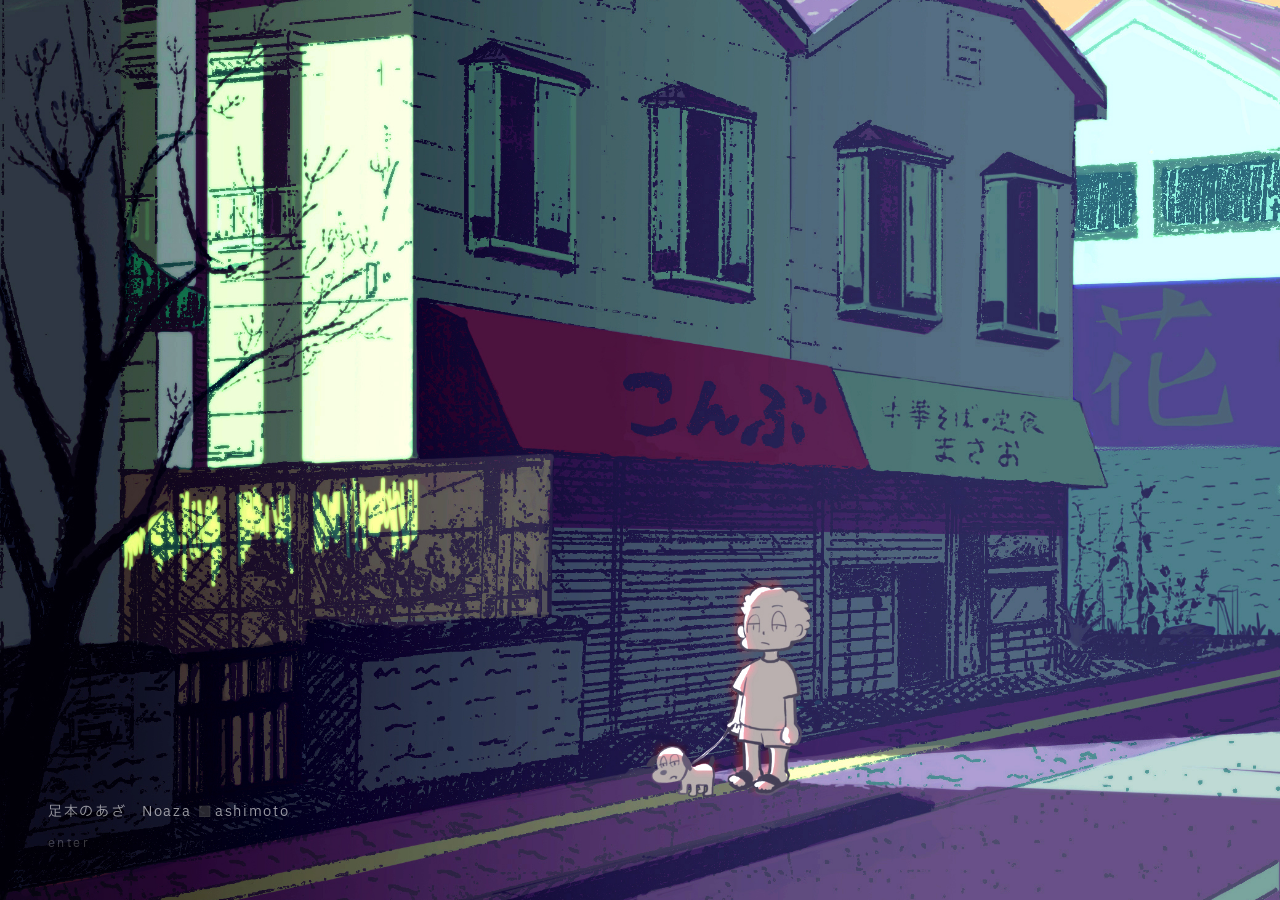
<file: index.html>
<!DOCTYPE html>
<html lang="ja">
<head>
  <meta charset="UTF-8">
  <title>Portfolio</title>
  <link rel="stylesheet" href="css/base.css">
<link rel="stylesheet" href="css/top.css">
  <meta name="viewport" content="width=device-width, initial-scale=1.0">
</head>
<body>

  <a href="index2.html" class="enter">
    <span class="text">足本のあざ　Noaza ◼️ashimoto</span>
    <span class="btn">enter</span>
  </a>

</body>
</html>
</file>
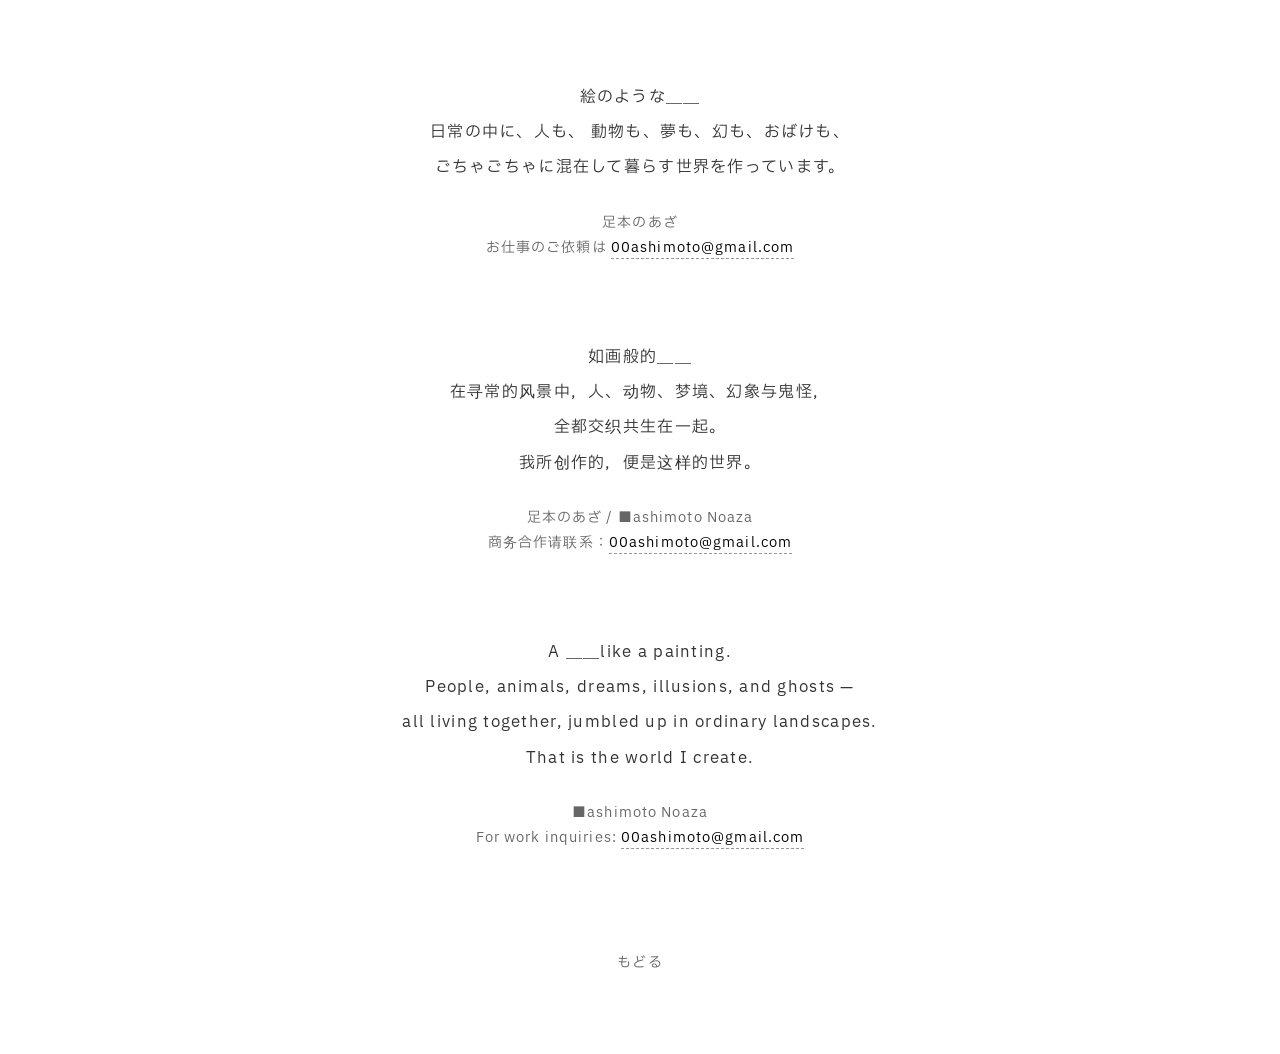
<file: about.html>
<!DOCTYPE html>
<html lang="ja">
<head>
  <meta charset="utf-8">
  <title>about</title>
  <link rel="stylesheet" href="css/base.css">
  <link rel="stylesheet" href="css/about.css">
  <meta name="viewport" content="width=device-width, initial-scale=1.0">
  
</head>
<body>

<div class="container">


  <div class="about-block">
    <p>
      絵のような＿＿<br>
      日常の中に、人も、 動物も、夢も、幻も、おばけも、<br>
      ごちゃごちゃに混在して暮らす世界を作っています。
    </p>
    <p class="contact">
      足本のあざ<br>
      お仕事のご依頼は <a href="mailto:00ashimoto@gmail.com">00ashimoto@gmail.com</a>
    </p>
  </div>


  <div class="about-block">
    <p>
      如画般的＿＿<br>
      在寻常的风景中，人、动物、梦境、幻象与鬼怪，<br>
      全都交织共生在一起。<br>
      我所创作的，便是这样的世界。
    </p>
    <p class="contact">
      足本のあざ / ■ashimoto Noaza<br>
      商务合作请联系：<a href="mailto:00ashimoto@gmail.com">00ashimoto@gmail.com</a>
    </p>
  </div>


  <div class="about-block">
    <p>
      A ＿＿like a painting.<br>
      People, animals, dreams, illusions, and ghosts —<br>
      all living together, jumbled up in ordinary landscapes.<br>
      That is the world I create.
    </p>
    <p class="contact">
      ■ashimoto Noaza<br>
      For work inquiries: <a href="mailto:00ashimoto@gmail.com">00ashimoto@gmail.com</a>
    </p>
  </div>

  <div class="nav">
    <a href="index2.html">もどる</a>
  </div>

</div>

</body>
</html>
</file>
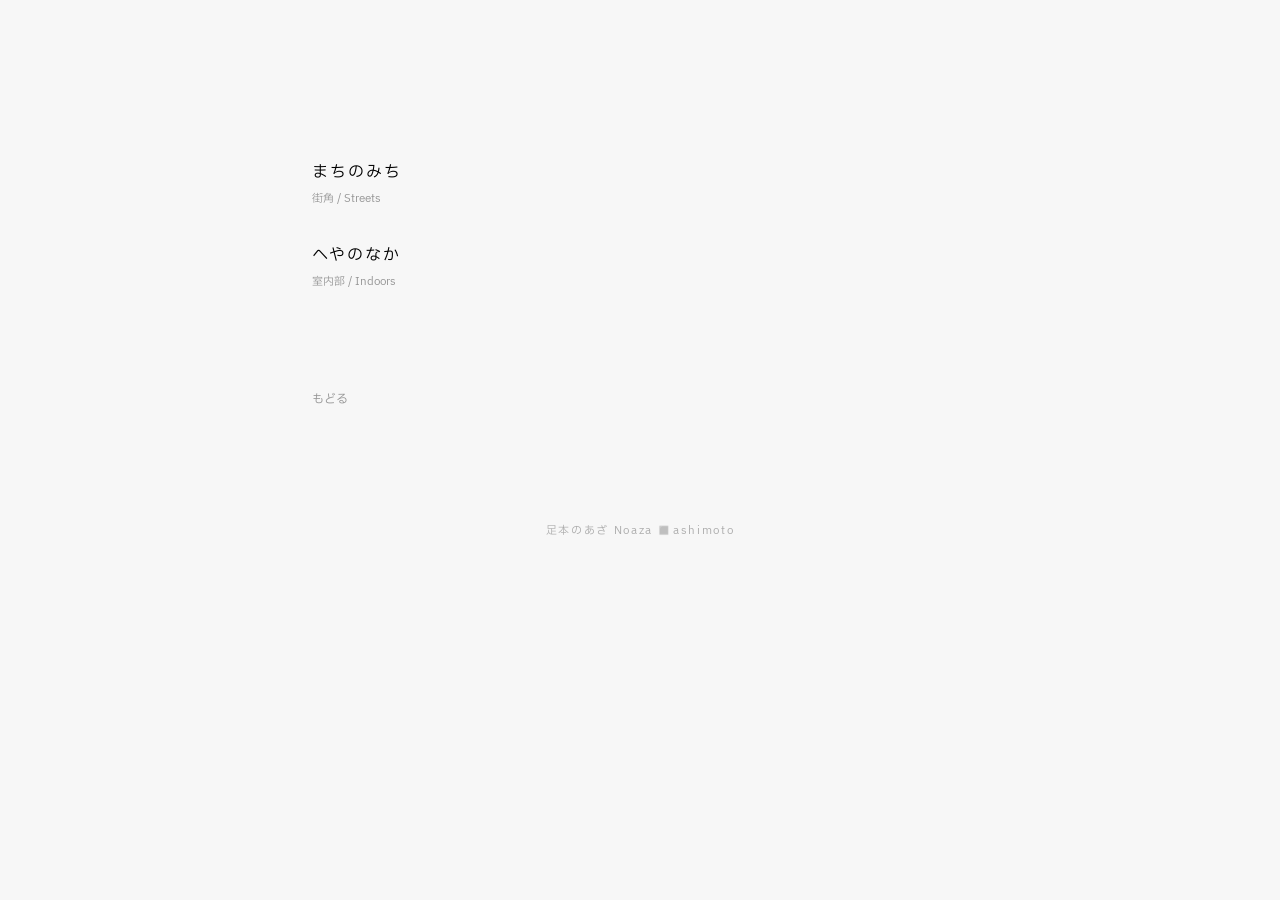
<file: illust.html>
<!DOCTYPE html>
<html lang="ja">
<head>
  <meta charset="UTF-8">
  <title>series</title>
  <meta name="viewport" content="width=device-width, initial-scale=1.0">
  <link rel="stylesheet" href="css/base.css">
<link rel="stylesheet" href="css/series.css">
</head>
<body>

  <main class="container">

    <!-- intentional blank space -->
    <div class="blank"></div>

    <section class="series-list">

      <a href="illust/machinomichi/works.html" class="series">
           <span class="jp">まちのみち</span>
           <span class="other">街角 / Streets</span>
         </a>

      <a href="illust/in_a_room_/works.html" class="series">
     <span class="jp">へやのなか</span>
     <span class="other">室内部 / Indoors</span>
   </a>




      <!-- 必要な分だけ追加 -->

    </section>

    <nav class="nav">
      <a href="index2.html">もどる</a>
    </nav>

  </main>

  <footer class="footer">
    足本のあざ Noaza ◼️ashimoto
  </footer>

</body>
</html>
</file>
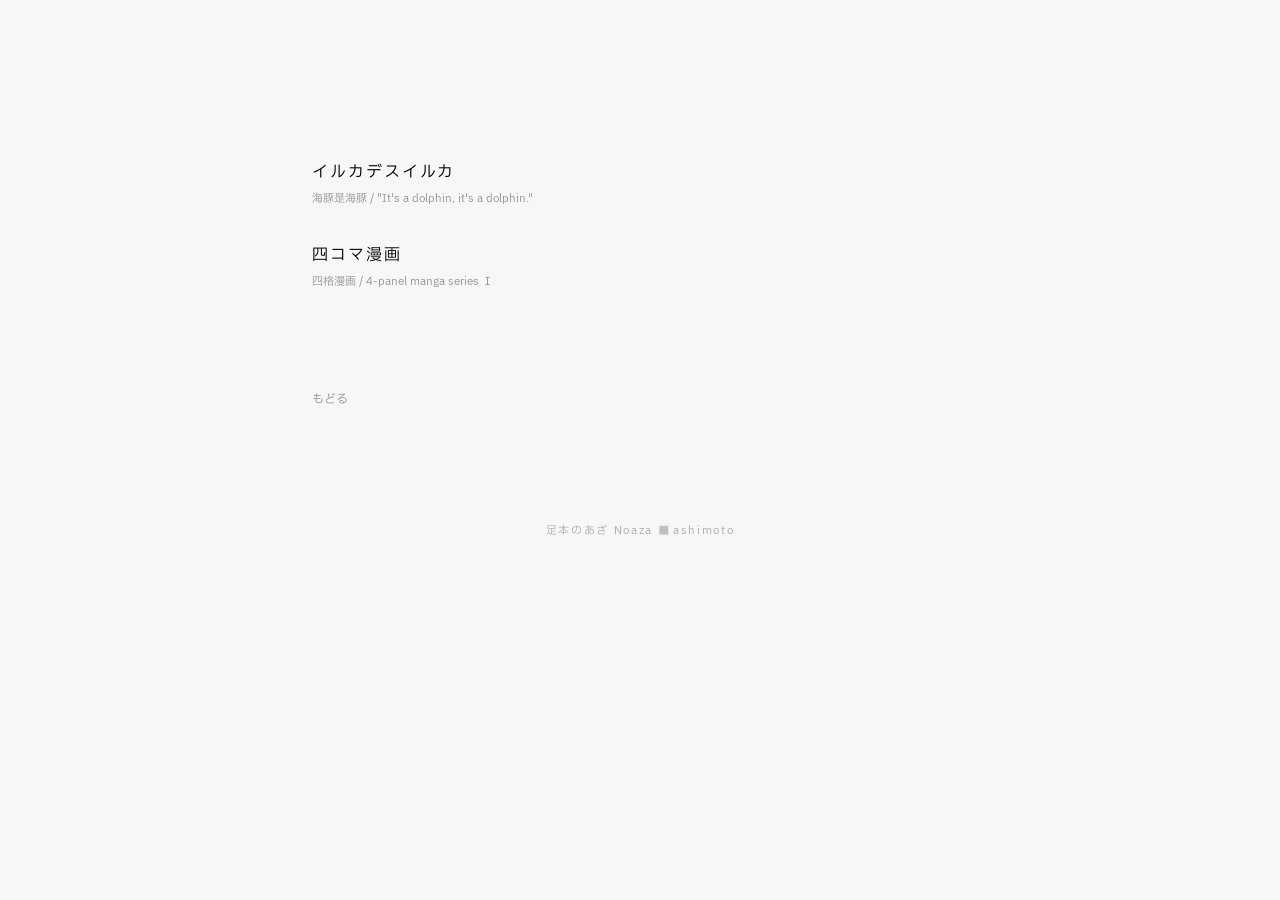
<file: manga.html>
<!DOCTYPE html>
<html lang="ja">
<head>
  <meta charset="UTF-8">
  <title>series</title>
  <meta name="viewport" content="width=device-width, initial-scale=1.0">
  <link rel="stylesheet" href="css/base.css">
<link rel="stylesheet" href="css/series.css">
</head>
<body>

  <main class="container">

    <!-- intentional blank space -->
    <div class="blank"></div>

    <section class="series-list">

      <a href="manga/IDI/works.html" class="series">
    <span class="jp">イルカデスイルカ</span>
    <span class="other">海豚是海豚 / "It's a dolphin, it's a dolphin."</span>
  </a>

  <a href="manga/yonkoma/works.html" class="series">
    <span class="jp">四コマ漫画</span>
    <span class="other">四格漫画 / 4-panel manga series Ⅰ</span>
  </a>
      <!-- 必要な分だけ追加 -->

    </section>

    <nav class="nav">
      <a href="index2.html">もどる</a>
    </nav>

  </main>

  <footer class="footer">
    足本のあざ Noaza ◼️ashimoto
  </footer>

</body>
</html>
</file>
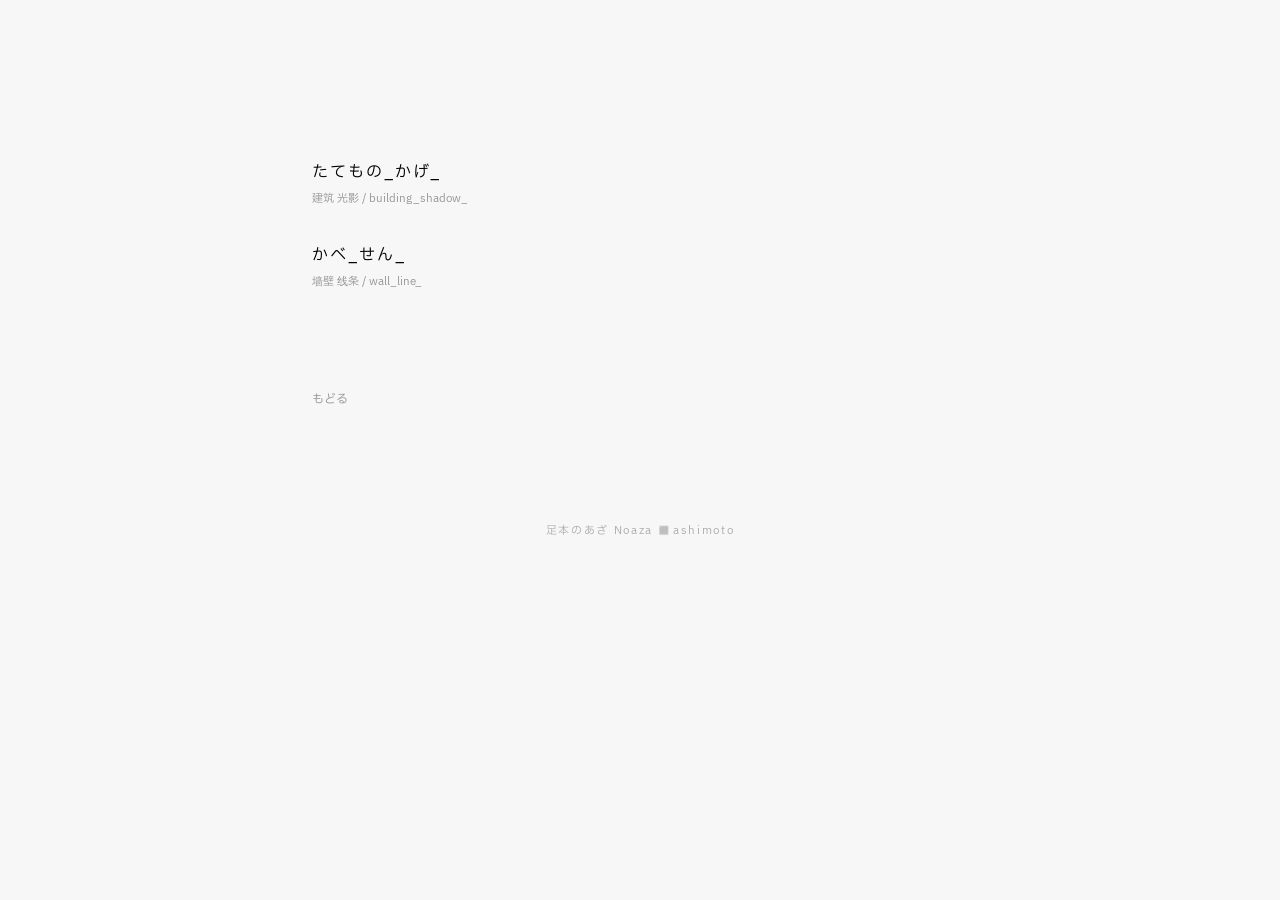
<file: photo.html>
<!DOCTYPE html>
<html lang="ja">
<head>
  <meta charset="UTF-8">
  <title>series</title>
  <meta name="viewport" content="width=device-width, initial-scale=1.0">
  <link rel="stylesheet" href="css/base.css">
<link rel="stylesheet" href="css/series.css">
</head>
<body>

  <main class="container">

    <!-- intentional blank space -->
    <div class="blank"></div>

    <section class="series-list">

      <a href="photo/building_shadow_/works.html" class="series">
    <span class="jp">たてもの_かげ_</span>
    <span class="other">建筑 光影 / building_shadow_</span>
  </a>

  <a href="photo/wall_line_/works.html" class="series">
    <span class="jp">かべ_せん_</span>
    <span class="other">墙壁 线条 / wall_line_</span>
  </a>
      <!-- 必要な分だけ追加 -->

    </section>

    <nav class="nav">
      <a href="index2.html">もどる</a>
    </nav>

  </main>

  <footer class="footer">
    足本のあざ Noaza ◼️ashimoto
  </footer>

</body>
</html>
</file>
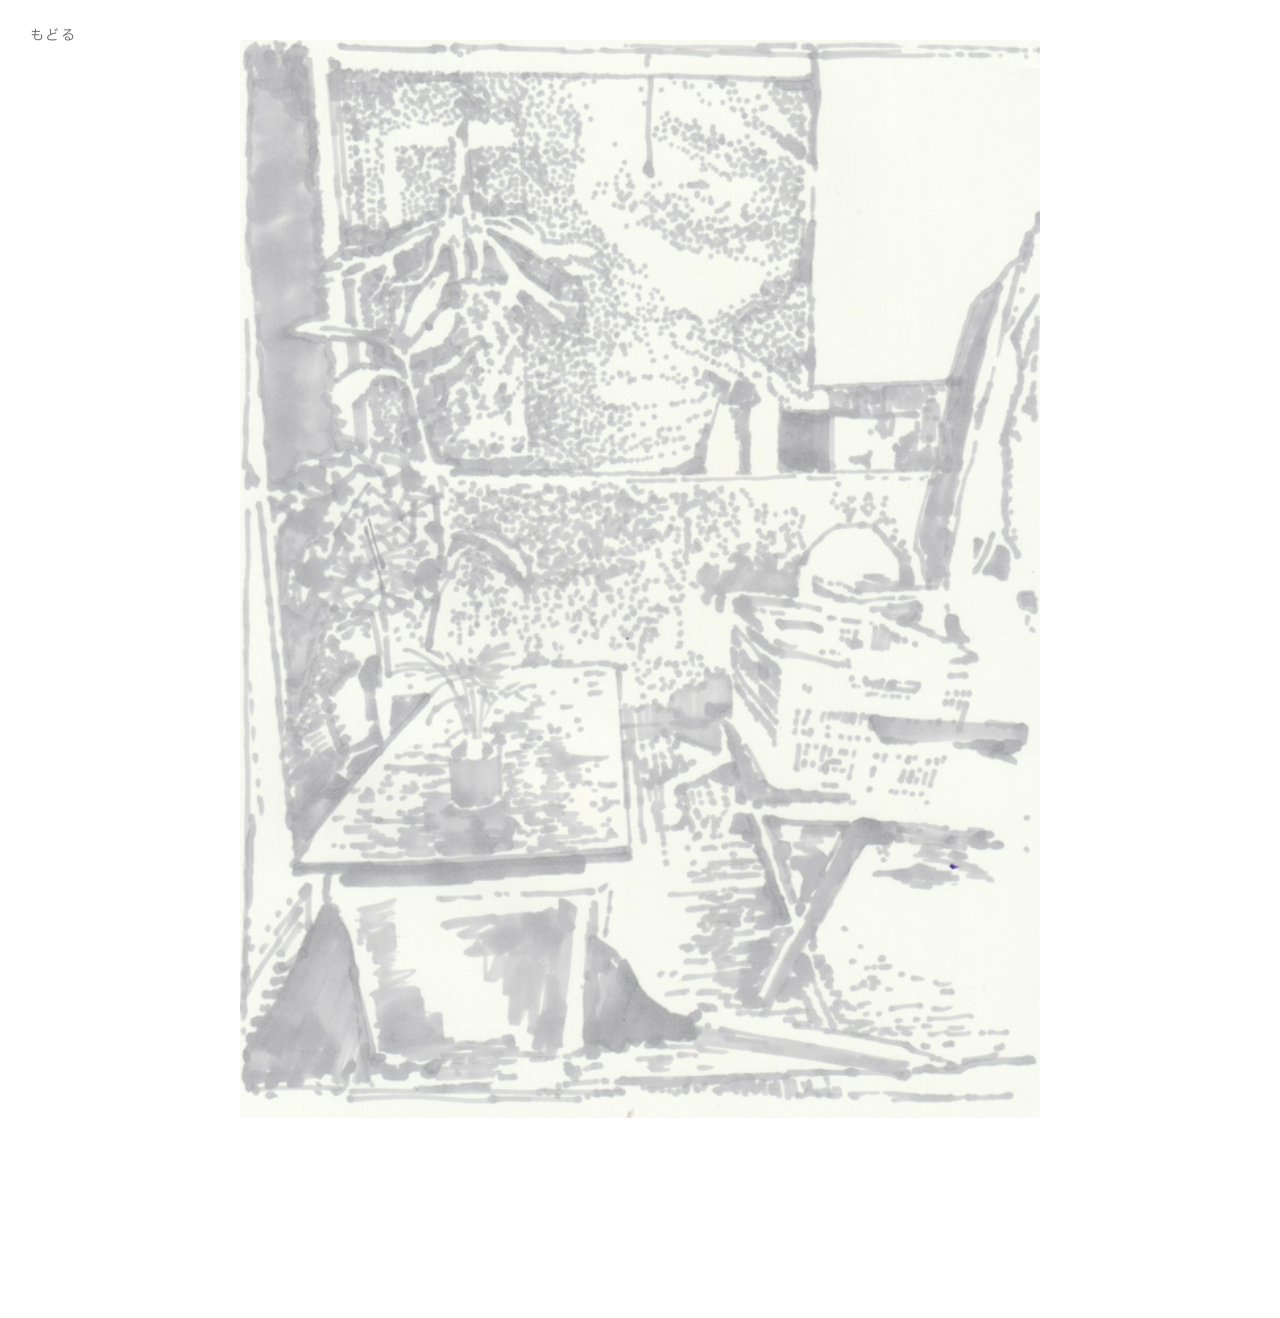
<file: illust/in_a_room_/works.html>
<!DOCTYPE html>
<html lang="ja">
<head>
  <meta charset="utf-8">
  <title>in_a_room_</title>
  <meta name="viewport" content="width=device-width, initial-scale=1.0">
  <link rel="stylesheet" href="../../css/base.css">
  <link rel="stylesheet" href="../../css/works.css">
</head>
<body>

  <div class="container">

    <!-- 💡ポイント1: あらかじめ非表示にしておき、読み込み完了後にフワッと出すためのclassを追加可能に -->
    <img id="work" src="" alt="" style="opacity: 0; transition: opacity 0.2s ease-in-out;">



  </div>
  <!-- prev -->
  <div class="nav prev">
    <a id="prevLink" href="#">prev</a>
  </div>

  <!-- next -->
  <div class="nav next">
    <a id="nextLink" href="#">next</a>
  </div>

<div class="back-btn">
      <a href="../../illust.html">もどる</a>
    </div>
  <script src="data.js"></script>
<script>
  let currentIndex = 1;
  const total = works.length;

  const img = document.getElementById("work");
  const prevLink = document.getElementById("prevLink");
  const nextLink = document.getElementById("nextLink");

  // 💡URLのパラメータから現在の番号を取得する関数
  function getIndexFromURL() {
    const params = new URLSearchParams(window.location.search);
    return parseInt(params.get("n"), 10) || 1;
  }

  // 💡画面（画像、タイトル、ボタンのリンク先）を更新するコア関数
  function updateWork(index, isFirstLoad = false) {
    if (index < 1 || index > total) return;
    currentIndex = index;

    const work = works[currentIndex - 1];

    // 画像切り替え時に一瞬フワッとさせる（カクつきを目立たなくする）
    img.style.opacity = 0;

    // 画像の読み込みが完了したら表示する
    img.onload = () => {
      img.style.opacity = 1;
    };
    img.src = "img/" + work.file;
    document.title = work.title;

    // ページをリロードせずにURLの見た目（?n=X）だけを更新する
    if (!isFirstLoad) {
      const newURL = window.location.pathname + `?n=${currentIndex}`;
      window.history.pushState({ n: currentIndex }, "", newURL);
    }

    /* ---- prev の挙動 ---- */
    if (currentIndex > 1) {
      prevLink.href = `?n=${currentIndex - 1}`;
      prevLink.style.pointerEvents = "auto";
      prevLink.style.opacity = "1";
    } else {
      prevLink.removeAttribute("href");
      prevLink.style.pointerEvents = "none";
      prevLink.style.opacity = "0.3"; // 最初のページでは薄くする（お好みで）
    }

    /* ---- next の挙動 ---- */
    if (currentIndex < total) {
      nextLink.href = `?n=${currentIndex + 1}`;
    } else {
      nextLink.href = "../../illust.html"; // 最後の写真は一覧へ
    }
  }

  // 💡クリックイベントを横取りして、リロードを防ぐ
  function handleNavigation(e, direction) {
    // 最後の写真で次へ行く時（一覧に戻る時）は通常通り遷移させる
    if (direction === 1 && currentIndex === total) return;

    e.preventDefault(); // ページリロードをキャンセル
    const nextIndex = currentIndex + direction;
    updateWork(nextIndex);
  }

  prevLink.addEventListener("click", (e) => handleNavigation(e, -1));
  nextLink.addEventListener("click", (e) => handleNavigation(e, 1));

  // 💡ブラウザの「戻る」「進む」ボタンに対応させる
  window.addEventListener("popstate", () => {
    updateWork(getIndexFromURL(), true);
  });

  // 初回読み込み時の実行
  updateWork(getIndexFromURL(), true);
</script>
</body>
</html>
</file>
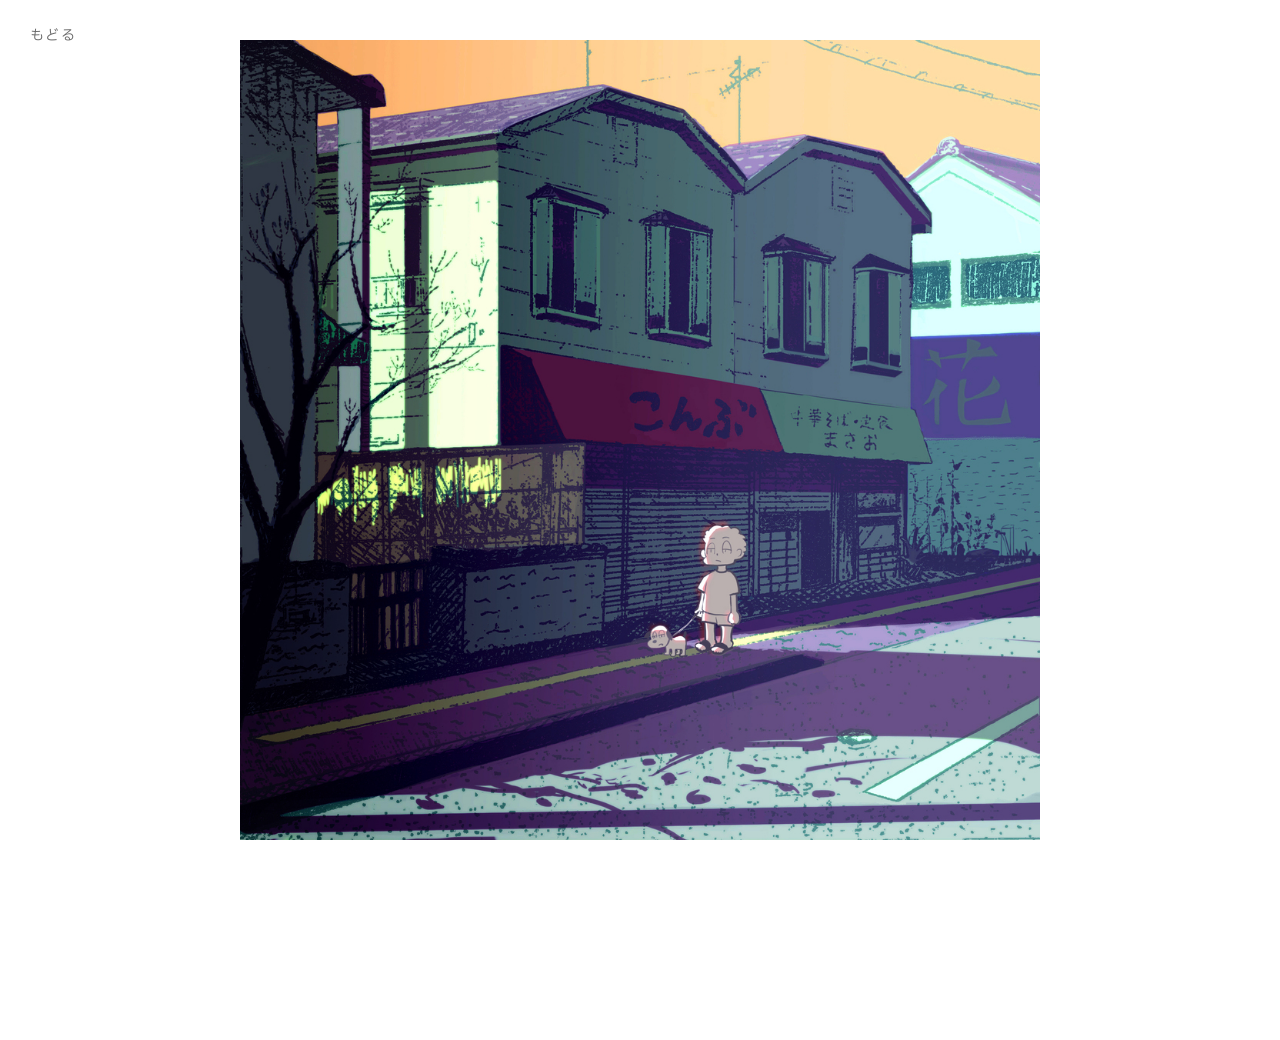
<file: illust/machinomichi/works.html>
<!DOCTYPE html>
<html lang="ja">
<head>
  <meta charset="utf-8">
  <title>machinomichi</title>
  <meta name="viewport" content="width=device-width, initial-scale=1.0">
  <link rel="stylesheet" href="../../css/base.css">
  <link rel="stylesheet" href="../../css/works.css">
</head>
<body>

  <div class="container">

    <!-- 💡ポイント1: あらかじめ非表示にしておき、読み込み完了後にフワッと出すためのclassを追加可能に -->
    <img id="work" src="" alt="" style="opacity: 0; transition: opacity 0.2s ease-in-out;">



  </div>
  <!-- prev -->
  <div class="nav prev">
    <a id="prevLink" href="#">prev</a>
  </div>

  <!-- next -->
  <div class="nav next">
    <a id="nextLink" href="#">next</a>
  </div>

  <div class="back-btn">
      <a href="../../illust.html">もどる</a>
    </div>
  <script src="data.js"></script>
<script>
  let currentIndex = 1;
  const total = works.length;

  const img = document.getElementById("work");
  const prevLink = document.getElementById("prevLink");
  const nextLink = document.getElementById("nextLink");

  // 💡URLのパラメータから現在の番号を取得する関数
  function getIndexFromURL() {
    const params = new URLSearchParams(window.location.search);
    return parseInt(params.get("n"), 10) || 1;
  }

  // 💡画面（画像、タイトル、ボタンのリンク先）を更新するコア関数
  function updateWork(index, isFirstLoad = false) {
    if (index < 1 || index > total) return;
    currentIndex = index;

    const work = works[currentIndex - 1];

    // 画像切り替え時に一瞬フワッとさせる（カクつきを目立たなくする）
    img.style.opacity = 0;

    // 画像の読み込みが完了したら表示する
    img.onload = () => {
      img.style.opacity = 1;
    };
    img.src = "img/" + work.file;
    document.title = work.title;

    // ページをリロードせずにURLの見た目（?n=X）だけを更新する
    if (!isFirstLoad) {
      const newURL = window.location.pathname + `?n=${currentIndex}`;
      window.history.pushState({ n: currentIndex }, "", newURL);
    }

    /* ---- prev の挙動 ---- */
    if (currentIndex > 1) {
      prevLink.href = `?n=${currentIndex - 1}`;
      prevLink.style.pointerEvents = "auto";
      prevLink.style.opacity = "1";
    } else {
      prevLink.removeAttribute("href");
      prevLink.style.pointerEvents = "none";
      prevLink.style.opacity = "0.3"; // 最初のページでは薄くする（お好みで）
    }

    /* ---- next の挙動 ---- */
    if (currentIndex < total) {
      nextLink.href = `?n=${currentIndex + 1}`;
    } else {
      nextLink.href = "../../illust.html"; // 最後の写真は一覧へ
    }
  }

  // 💡クリックイベントを横取りして、リロードを防ぐ
  function handleNavigation(e, direction) {
    // 最後の写真で次へ行く時（一覧に戻る時）は通常通り遷移させる
    if (direction === 1 && currentIndex === total) return;

    e.preventDefault(); // ページリロードをキャンセル
    const nextIndex = currentIndex + direction;
    updateWork(nextIndex);
  }

  prevLink.addEventListener("click", (e) => handleNavigation(e, -1));
  nextLink.addEventListener("click", (e) => handleNavigation(e, 1));

  // 💡ブラウザの「戻る」「進む」ボタンに対応させる
  window.addEventListener("popstate", () => {
    updateWork(getIndexFromURL(), true);
  });

  // 初回読み込み時の実行
  updateWork(getIndexFromURL(), true);
</script>
</body>
</html>
</file>
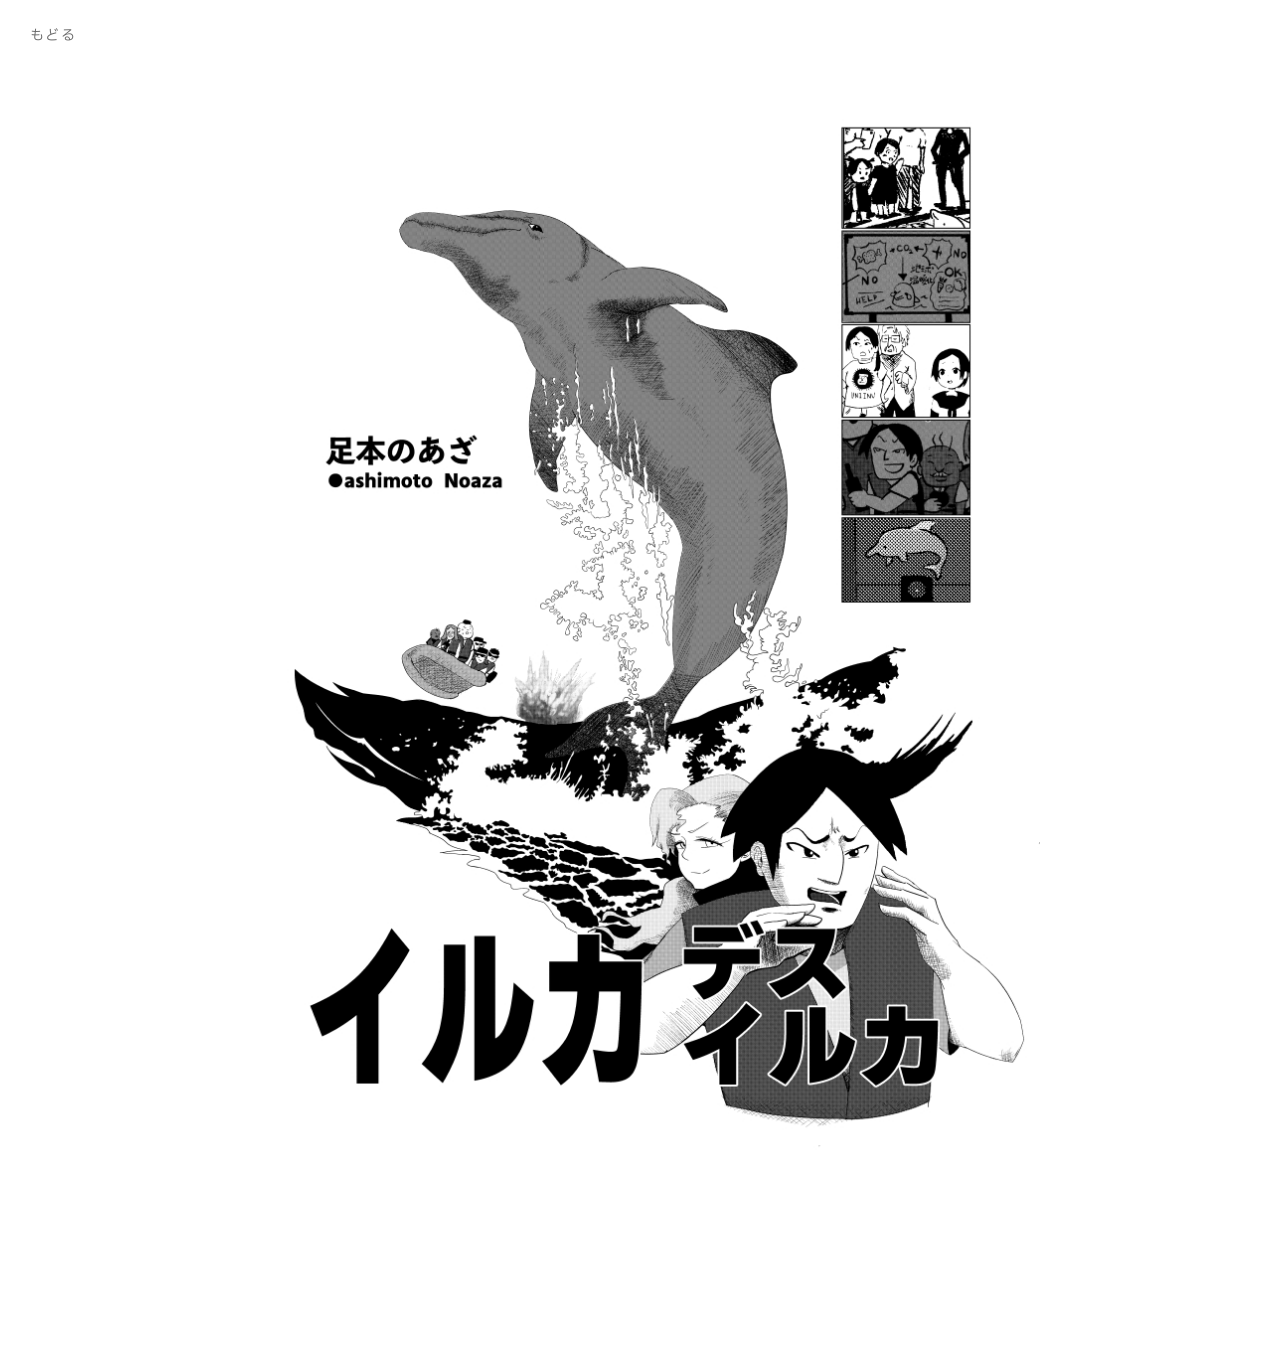
<file: manga/IDI/works.html>
<!DOCTYPE html>
<html lang="ja">
<head>
  <meta charset="utf-8">
  <title>Iruka_Death_Iruka</title>
  <meta name="viewport" content="width=device-width, initial-scale=1.0">
  <link rel="stylesheet" href="../../css/base.css">
  <link rel="stylesheet" href="../../css/works.css">
</head>
<body>

  <div class="container">

    <!-- 💡ポイント1: あらかじめ非表示にしておき、読み込み完了後にフワッと出すためのclassを追加可能に -->
    <img id="work" src="" alt="" style="opacity: 0; transition: opacity 0.2s ease-in-out;">



  </div>
      <!-- prev -->
    <div class="nav prev">
      <a id="prevLink" href="#">prev</a>
    </div>

    <!-- next -->
    <div class="nav next">
      <a id="nextLink" href="#">next</a>
    </div>

   
    <div class="back-btn">
      <a href="../../manga.html">もどる</a>
    </div>
  <script src="data.js"></script>
<script>
  let currentIndex = 1;
  const total = works.length;

  const img = document.getElementById("work");
  const prevLink = document.getElementById("prevLink");
  const nextLink = document.getElementById("nextLink");

  // 💡URLのパラメータから現在の番号を取得する関数
  function getIndexFromURL() {
    const params = new URLSearchParams(window.location.search);
    return parseInt(params.get("n"), 10) || 1;
  }

  // 💡画面（画像、タイトル、ボタンのリンク先）を更新するコア関数
  function updateWork(index, isFirstLoad = false) {
    if (index < 1 || index > total) return;
    currentIndex = index;

    const work = works[currentIndex - 1];

    // 画像切り替え時に一瞬フワッとさせる（カクつきを目立たなくする）
    img.style.opacity = 0;

    // 画像の読み込みが完了したら表示する
    img.onload = () => {
      img.style.opacity = 1;
    };
    img.src = "img/" + work.file;
    document.title = work.title;

    // ページをリロードせずにURLの見た目（?n=X）だけを更新する
    if (!isFirstLoad) {
      const newURL = window.location.pathname + `?n=${currentIndex}`;
      window.history.pushState({ n: currentIndex }, "", newURL);
    }

    /* ---- prev の挙動 ---- */
    if (currentIndex > 1) {
      prevLink.href = `?n=${currentIndex - 1}`;
      prevLink.style.pointerEvents = "auto";
      prevLink.style.opacity = "1";
    } else {
      prevLink.removeAttribute("href");
      prevLink.style.pointerEvents = "none";
      prevLink.style.opacity = "0.3"; // 最初のページでは薄くする（お好みで）
    }

    /* ---- next の挙動 ---- */
    if (currentIndex < total) {
      nextLink.href = `?n=${currentIndex + 1}`;
    } else {
      nextLink.href = "../../manga.html"; // 最後の写真は一覧へ
    }
  }

  // 💡クリックイベントを横取りして、リロードを防ぐ
  function handleNavigation(e, direction) {
    // 最後の写真で次へ行く時（一覧に戻る時）は通常通り遷移させる
    if (direction === 1 && currentIndex === total) return;

    e.preventDefault(); // ページリロードをキャンセル
    const nextIndex = currentIndex + direction;
    updateWork(nextIndex);
  }

  prevLink.addEventListener("click", (e) => handleNavigation(e, -1));
  nextLink.addEventListener("click", (e) => handleNavigation(e, 1));

  // 💡ブラウザの「戻る」「進む」ボタンに対応させる
  window.addEventListener("popstate", () => {
    updateWork(getIndexFromURL(), true);
  });

  // 初回読み込み時の実行
  updateWork(getIndexFromURL(), true);
</script>
</body>
</html>
</file>
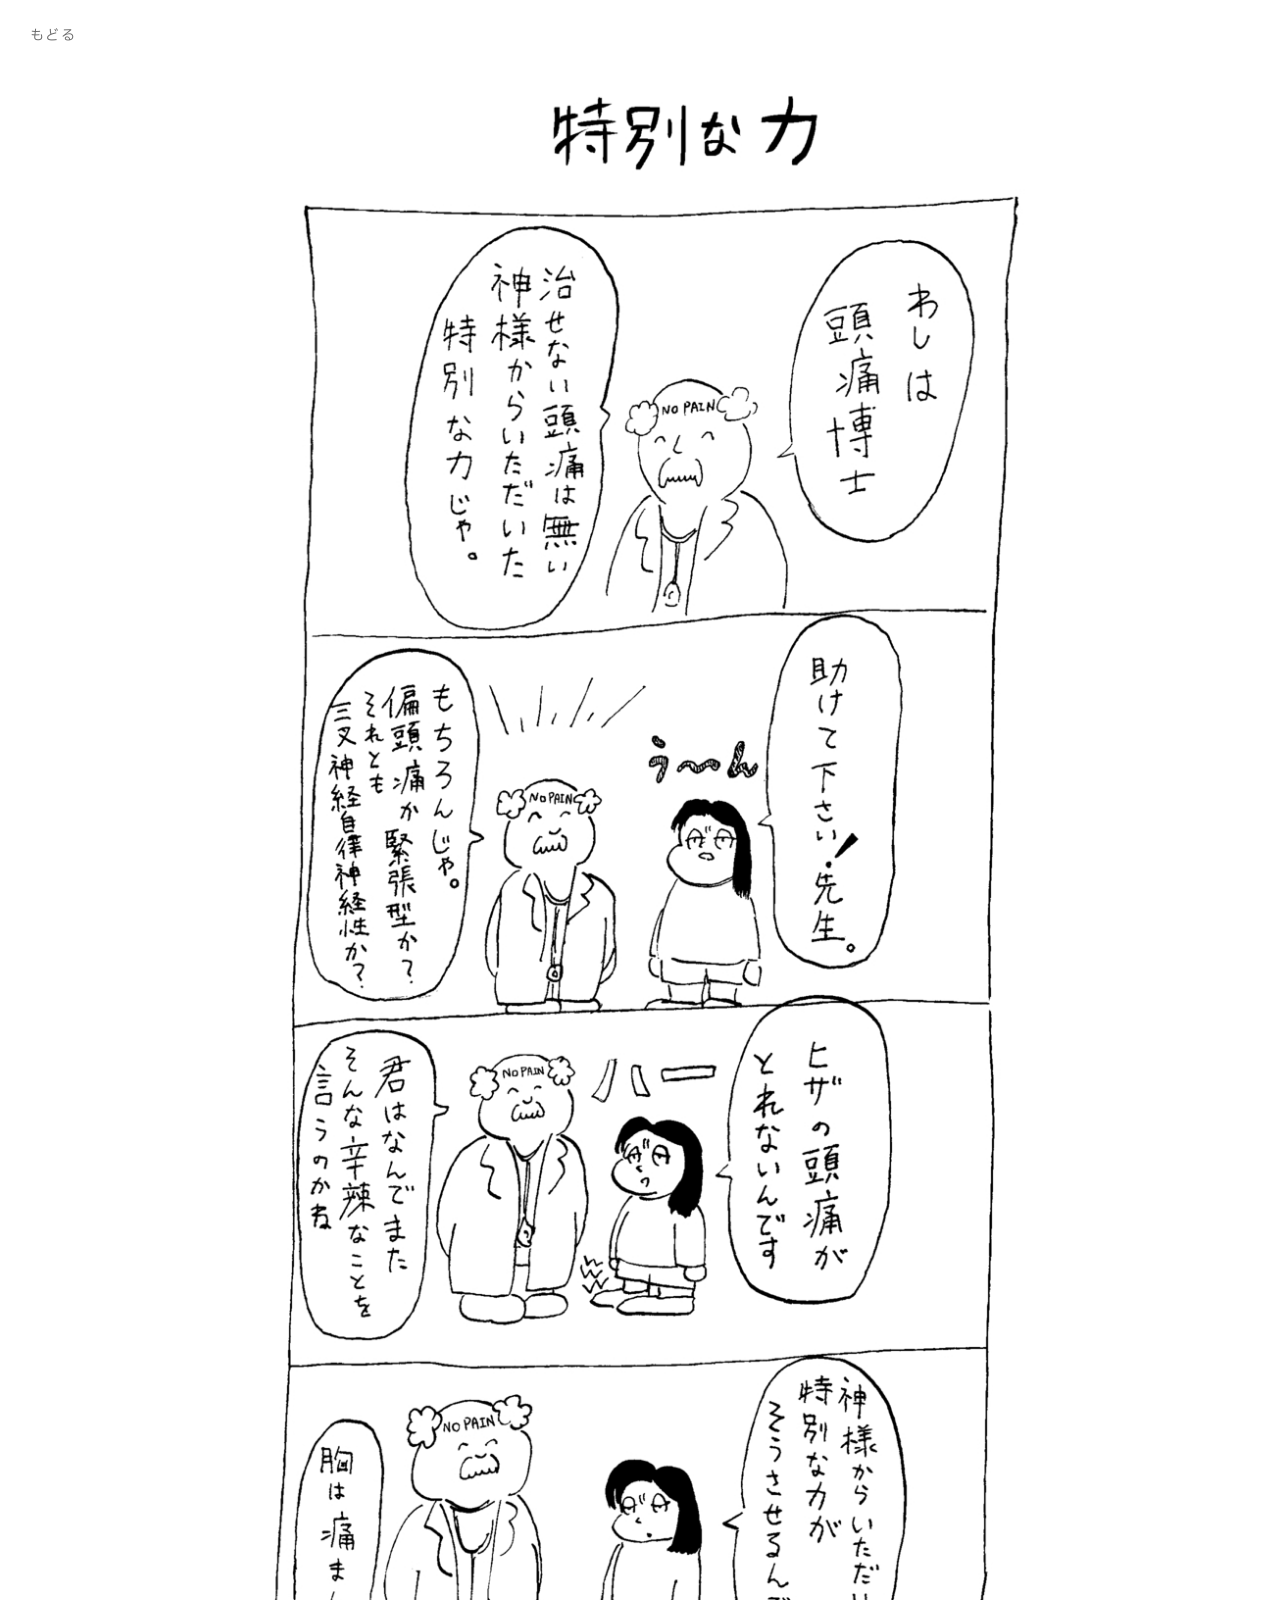
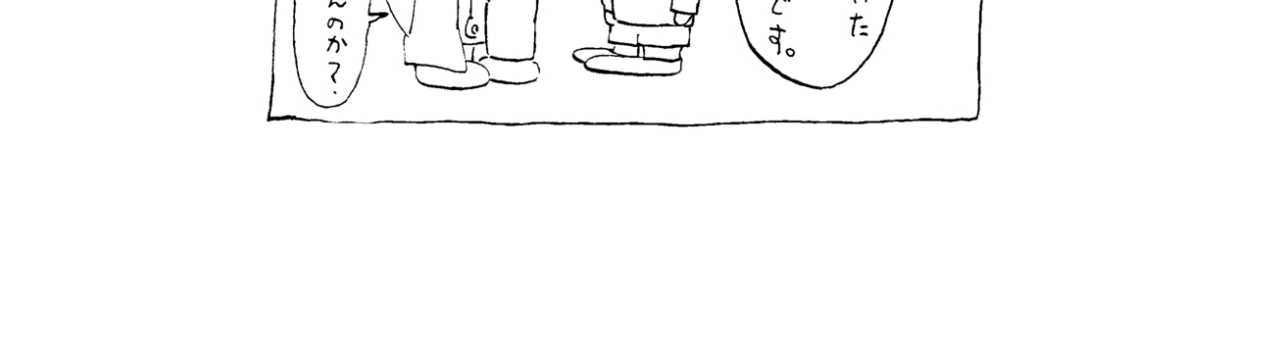
<file: manga/yonkoma/works.html>
<!DOCTYPE html>
<html lang="ja">
<head>
  <meta charset="utf-8">
  <title>Yonkoma</title>
  <meta name="viewport" content="width=device-width, initial-scale=1.0">
  <link rel="stylesheet" href="../../css/base.css">
  <link rel="stylesheet" href="../../css/works.css">
</head>
<body>

  <div class="container">

    <!-- 💡ポイント1: あらかじめ非表示にしておき、読み込み完了後にフワッと出すためのclassを追加可能に -->
    <img id="work" src="" alt="" style="opacity: 0; transition: opacity 0.2s ease-in-out;">

    
  </div>
  <!-- prev -->
    <div class="nav prev">
      <a id="prevLink" href="#">prev</a>
    </div>

    <!-- next -->
    <div class="nav next">
      <a id="nextLink" href="#">next</a>
    </div>

   <div class="back-btn">
      <a href="../../manga.html">もどる</a>
    </div>

  <script src="data.js"></script>
<script>
  let currentIndex = 1;
  const total = works.length;

  const img = document.getElementById("work");
  const prevLink = document.getElementById("prevLink");
  const nextLink = document.getElementById("nextLink");

  // 💡URLのパラメータから現在の番号を取得する関数
  function getIndexFromURL() {
    const params = new URLSearchParams(window.location.search);
    return parseInt(params.get("n"), 10) || 1;
  }

  // 💡画面（画像、タイトル、ボタンのリンク先）を更新するコア関数
  function updateWork(index, isFirstLoad = false) {
    if (index < 1 || index > total) return;
    currentIndex = index;

    const work = works[currentIndex - 1];

    // 画像切り替え時に一瞬フワッとさせる（カクつきを目立たなくする）
    img.style.opacity = 0;

    // 画像の読み込みが完了したら表示する
    img.onload = () => {
      img.style.opacity = 1;
    };
    img.src = "img/" + work.file;
    document.title = work.title;

    // ページをリロードせずにURLの見た目（?n=X）だけを更新する
    if (!isFirstLoad) {
      const newURL = window.location.pathname + `?n=${currentIndex}`;
      window.history.pushState({ n: currentIndex }, "", newURL);
    }

    /* ---- prev の挙動 ---- */
    if (currentIndex > 1) {
      prevLink.href = `?n=${currentIndex - 1}`;
      prevLink.style.pointerEvents = "auto";
      prevLink.style.opacity = "1";
    } else {
      prevLink.removeAttribute("href");
      prevLink.style.pointerEvents = "none";
      prevLink.style.opacity = "0.3"; // 最初のページでは薄くする（お好みで）
    }

    /* ---- next の挙動 ---- */
    if (currentIndex < total) {
      nextLink.href = `?n=${currentIndex + 1}`;
    } else {
      nextLink.href = "../../manga.html"; // 最後の写真は一覧へ
    }
  }

  // 💡クリックイベントを横取りして、リロードを防ぐ
  function handleNavigation(e, direction) {
    // 最後の写真で次へ行く時（一覧に戻る時）は通常通り遷移させる
    if (direction === 1 && currentIndex === total) return;

    e.preventDefault(); // ページリロードをキャンセル
    const nextIndex = currentIndex + direction;
    updateWork(nextIndex);
  }

  prevLink.addEventListener("click", (e) => handleNavigation(e, -1));
  nextLink.addEventListener("click", (e) => handleNavigation(e, 1));

  // 💡ブラウザの「戻る」「進む」ボタンに対応させる
  window.addEventListener("popstate", () => {
    updateWork(getIndexFromURL(), true);
  });

  // 初回読み込み時の実行
  updateWork(getIndexFromURL(), true);
</script>
</body>
</html>
</file>
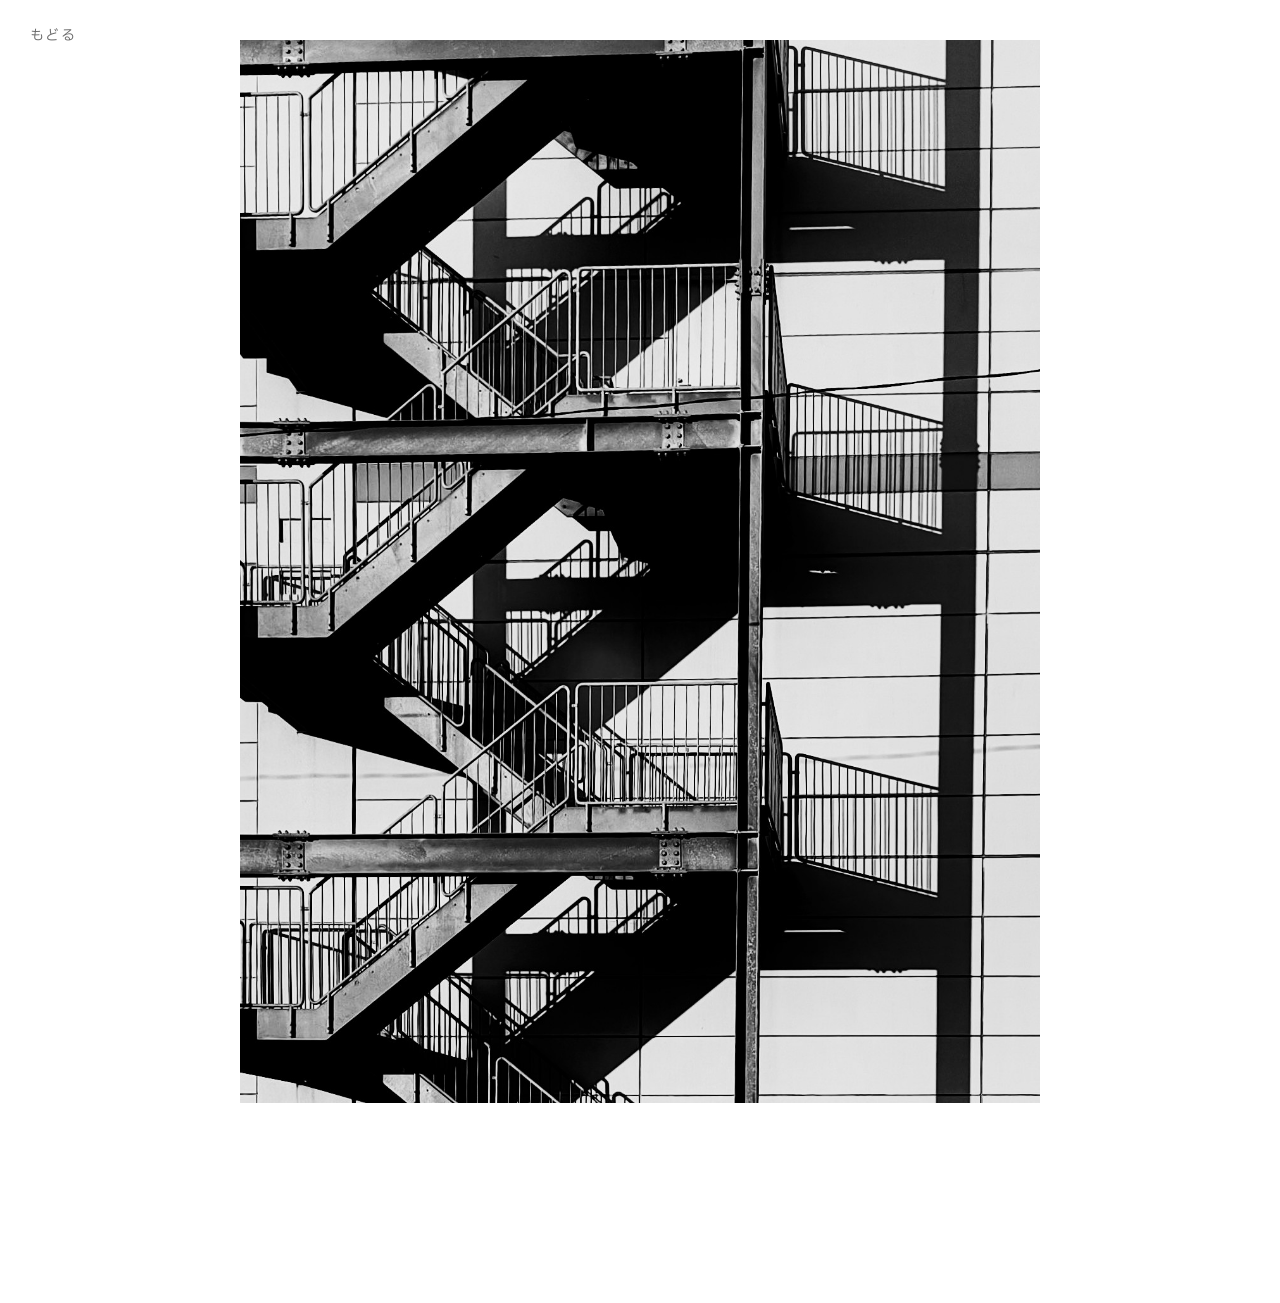
<file: photo/building_shadow_/works.html>
<!DOCTYPE html>
<html lang="ja">
<head>
  <meta charset="utf-8">
  <title>building_shadow_</title>
  <meta name="viewport" content="width=device-width, initial-scale=1.0">
  <link rel="stylesheet" href="../../css/base.css">
  <link rel="stylesheet" href="../../css/works.css">
</head>
<body>

  <div class="container">

    <!-- 💡ポイント1: あらかじめ非表示にしておき、読み込み完了後にフワッと出すためのclassを追加可能に -->
    <img id="work" src="" alt="" style="opacity: 0; transition: opacity 0.2s ease-in-out;">

  

  </div>

    <!-- prev -->
    <div class="nav prev">
      <a id="prevLink" href="#">prev</a>
    </div>

    <!-- next -->
    <div class="nav next">
      <a id="nextLink" href="#">next</a>
    </div>

    <div class="back-btn">
      <a href="../../photo.html">もどる</a>
    </div>
  
  <script src="data.js"></script>
<script>
  let currentIndex = 1;
  const total = works.length;

  const img = document.getElementById("work");
  const prevLink = document.getElementById("prevLink");
  const nextLink = document.getElementById("nextLink");

  // 💡URLのパラメータから現在の番号を取得する関数
  function getIndexFromURL() {
    const params = new URLSearchParams(window.location.search);
    return parseInt(params.get("n"), 10) || 1;
  }

  // 💡画面（画像、タイトル、ボタンのリンク先）を更新するコア関数
  function updateWork(index, isFirstLoad = false) {
    if (index < 1 || index > total) return;
    currentIndex = index;

    const work = works[currentIndex - 1];

    // 画像切り替え時に一瞬フワッとさせる（カクつきを目立たなくする）
    img.style.opacity = 0;

    // 画像の読み込みが完了したら表示する
    img.onload = () => {
      img.style.opacity = 1;
    };
    img.src = "img/" + work.file;
    document.title = work.title;

    // ページをリロードせずにURLの見た目（?n=X）だけを更新する
    if (!isFirstLoad) {
      const newURL = window.location.pathname + `?n=${currentIndex}`;
      window.history.pushState({ n: currentIndex }, "", newURL);
    }

    /* ---- prev の挙動 ---- */
    if (currentIndex > 1) {
      prevLink.href = `?n=${currentIndex - 1}`;
      prevLink.style.pointerEvents = "auto";
      prevLink.style.opacity = "1";
    } else {
      prevLink.removeAttribute("href");
      prevLink.style.pointerEvents = "none";
      prevLink.style.opacity = "0.3"; // 最初のページでは薄くする（お好みで）
    }

    /* ---- next の挙動 ---- */
    if (currentIndex < total) {
      nextLink.href = `?n=${currentIndex + 1}`;
    } else {
      nextLink.href = "../../photo.html"; // 最後の写真は一覧へ
    }
  }

  // 💡クリックイベントを横取りして、リロードを防ぐ
  function handleNavigation(e, direction) {
    // 最後の写真で次へ行く時（一覧に戻る時）は通常通り遷移させる
    if (direction === 1 && currentIndex === total) return;

    e.preventDefault(); // ページリロードをキャンセル
    const nextIndex = currentIndex + direction;
    updateWork(nextIndex);
  }

  prevLink.addEventListener("click", (e) => handleNavigation(e, -1));
  nextLink.addEventListener("click", (e) => handleNavigation(e, 1));

  // 💡ブラウザの「戻る」「進む」ボタンに対応させる
  window.addEventListener("popstate", () => {
    updateWork(getIndexFromURL(), true);
  });

  // 初回読み込み時の実行
  updateWork(getIndexFromURL(), true);
</script>
</body>
</html>
</file>
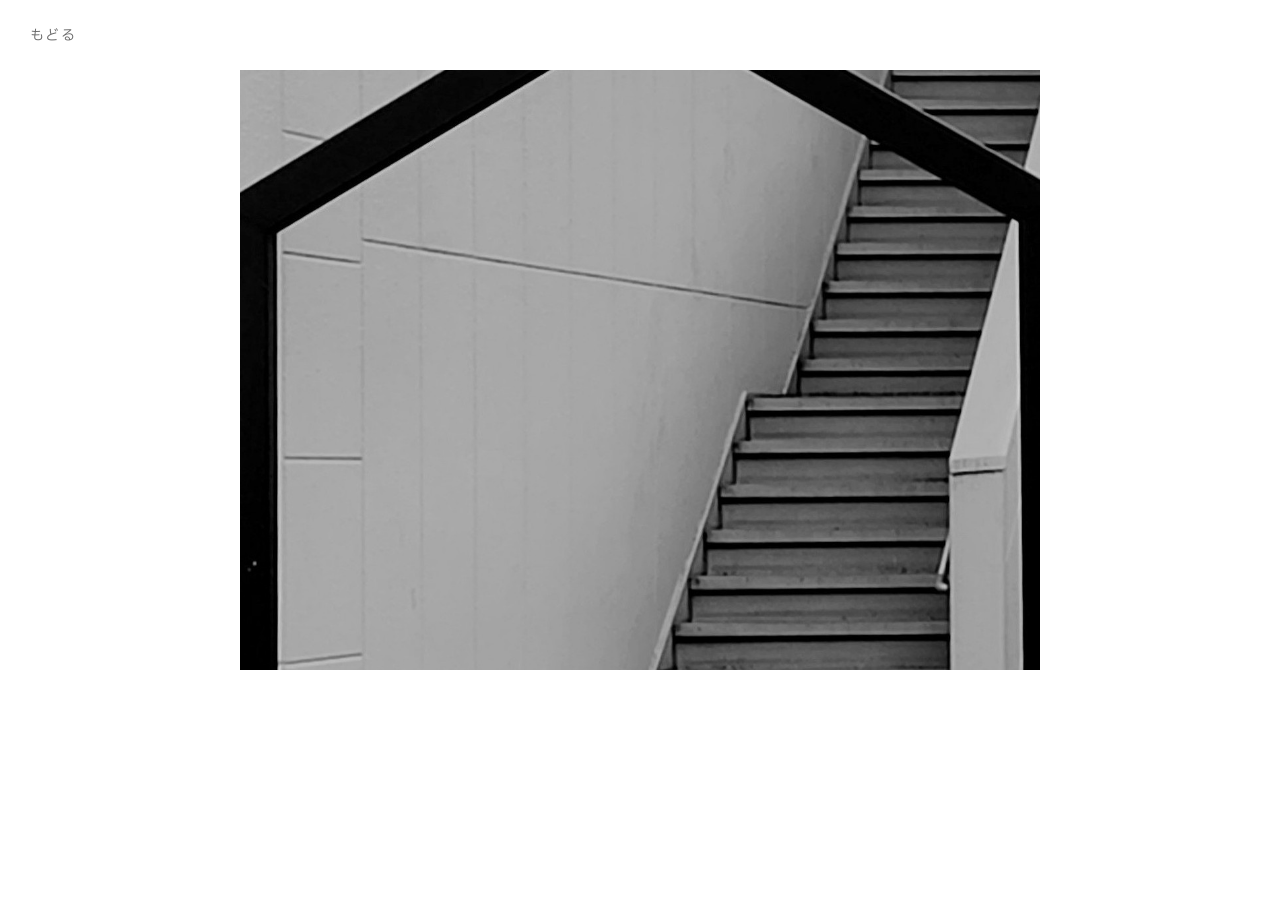
<file: photo/wall_line_/works.html>
<!DOCTYPE html>
<html lang="ja">
<head>
  <meta charset="utf-8">
  <title>wall_line_</title>
  <meta name="viewport" content="width=device-width, initial-scale=1.0">
  <link rel="stylesheet" href="../../css/base.css">
  <link rel="stylesheet" href="../../css/works.css">
</head>
<body>

  <div class="container">

    <!-- 💡ポイント1: あらかじめ非表示にしておき、読み込み完了後にフワッと出すためのclassを追加可能に -->
    <img id="work" src="" alt="" style="opacity: 0; transition: opacity 0.2s ease-in-out;">

  

  </div>
    <!-- prev -->
    <div class="nav prev">
      <a id="prevLink" href="#">prev</a>
    </div>

    <!-- next -->
    <div class="nav next">
      <a id="nextLink" href="#">next</a>
    </div>

    <div class="back-btn">
      <a href="../../photo.html">もどる</a>
    </div>
  <script src="data.js"></script>
<script>
  let currentIndex = 1;
  const total = works.length;

  const img = document.getElementById("work");
  const prevLink = document.getElementById("prevLink");
  const nextLink = document.getElementById("nextLink");

  // 💡URLのパラメータから現在の番号を取得する関数
  function getIndexFromURL() {
    const params = new URLSearchParams(window.location.search);
    return parseInt(params.get("n"), 10) || 1;
  }

  // 💡画面（画像、タイトル、ボタンのリンク先）を更新するコア関数
  function updateWork(index, isFirstLoad = false) {
    if (index < 1 || index > total) return;
    currentIndex = index;

    const work = works[currentIndex - 1];

    // 画像切り替え時に一瞬フワッとさせる（カクつきを目立たなくする）
    img.style.opacity = 0;

    // 画像の読み込みが完了したら表示する
    img.onload = () => {
      img.style.opacity = 1;
    };
    img.src = "img/" + work.file;
    document.title = work.title;

    // ページをリロードせずにURLの見た目（?n=X）だけを更新する
    if (!isFirstLoad) {
      const newURL = window.location.pathname + `?n=${currentIndex}`;
      window.history.pushState({ n: currentIndex }, "", newURL);
    }

    /* ---- prev の挙動 ---- */
    if (currentIndex > 1) {
      prevLink.href = `?n=${currentIndex - 1}`;
      prevLink.style.pointerEvents = "auto";
      prevLink.style.opacity = "1";
    } else {
      prevLink.removeAttribute("href");
      prevLink.style.pointerEvents = "none";
      prevLink.style.opacity = "0.3"; // 最初のページでは薄くする（お好みで）
    }

    /* ---- next の挙動 ---- */
    if (currentIndex < total) {
      nextLink.href = `?n=${currentIndex + 1}`;
    } else {
      nextLink.href = "../../photo.html"; // 最後の写真は一覧へ
    }
  }

  // 💡クリックイベントを横取りして、リロードを防ぐ
  function handleNavigation(e, direction) {
    // 最後の写真で次へ行く時（一覧に戻る時）は通常通り遷移させる
    if (direction === 1 && currentIndex === total) return;

    e.preventDefault(); // ページリロードをキャンセル
    const nextIndex = currentIndex + direction;
    updateWork(nextIndex);
  }

  prevLink.addEventListener("click", (e) => handleNavigation(e, -1));
  nextLink.addEventListener("click", (e) => handleNavigation(e, 1));

  // 💡ブラウザの「戻る」「進む」ボタンに対応させる
  window.addEventListener("popstate", () => {
    updateWork(getIndexFromURL(), true);
  });

  // 初回読み込み時の実行
  updateWork(getIndexFromURL(), true);
</script>
</body>
</html>
</file>
<file: css/base.css>
/* base.css */
@import url('https://fonts.googleapis.com/css2?family=IBM+Plex+Sans+JP&display=swap');
/* reset */
* {
  margin: 0;
  padding: 0;
  box-sizing: border-box;
}

/* base typography */
html, body {
  width: 100%;
  height: 100%;
  font-family:
    "IBM Plex Sans JP",
    "Lucida Console",
    "ヒラギノ角ゴ ProN W3",
    "Yu Gothic",
    serif;
}
</file>
<file: css/top.css>
/* top.css */

body {
  background-image: url("../top/top.jpg");
  background-size: cover;
  background-position: center;
  background-repeat: no-repeat;
  font-family: "IBM Plex Sans JP", sans-serif;
  font-weight: 400;
  font-style: normal;
}

/* clickable area */
.enter {
  position: absolute;
  inset: 0;
  display: flex;
  flex-direction: column;
  justify-content: flex-end;
  align-items: flex-start;
  padding: 48px;
  text-decoration: none;
  color: rgba(255, 255, 255, 0.6);
}

/* poem text */
.enter .text {
  font-size: 14px;
  letter-spacing: 0.12em;
  margin-bottom: 12px;
}

/* enter button */
.enter .btn {
  font-size: 12px;
  letter-spacing: 0.2em;
  opacity: 0.4;
  transition: opacity 0.3s ease;
}

.enter:hover .btn {
  opacity: 0.7;
}
</file>
<file: css/about.css>
/* css/about.css */

/* ページ全体の背景や上下中央のベース */
.container {
  display: flex;
  flex-direction: column;   /* ブロックを縦に並べる */
  align-items: center;       /* 左右の中央揃え */
  justify-content: center;   /* 上下の中央揃え */
  min-height: 100vh;         /* 画面全体の高さを確保 */
  box-sizing: border-box;
  padding: 80px 20px;        /* 上下にしっかり余白を持たせる */
}

/* 各言語の文章ブロック */
.about-block {
  width: 100%;
  max-width: 500px;          /* ★重要：横幅をあえて狭くすることで、スマホでもPCでも読みやすくなります */
  margin-bottom: 80px;       /* ブロック同士（言語ごと）の間隔 */
  text-align: center;        /* ★文章を中央揃えにする（左揃えがよければ削除してください） */
}

/* 詩的な文章の調整 */
.about-block p {
  font-size: 16px;
  line-height: 2.2;          /* ★重要：行間をかなり広めに取ることで、圧倒的に読みやすくなります */
  letter-spacing: 0.08em;    /* 文字の間隔を少し広げて上品に */
  color: #333;               /* 真っ黒より少し優しい黒に */
}

/* お名前・連絡先エリアの調整 */
.about-block .contact {
  margin-top: 24px;          /* 文章と名前の間のスキマ */
  font-size: 14px;           /* プロフィール情報は少し小さく */
  line-height: 1.8;
  color: #666;               /* 色を少し薄くしてメリハリをつける */
}

/* リンク（メールアドレス）の装飾 */
.about-block .contact a {
  color: #000;
  text-decoration: none;
  border-bottom: 1px dashed #999; /* メールアドレスの下にさりげない点線 */
  transition: color 0.3s;
}

.about-block .contact a:hover {
  color: #999;
}

/* backボタン（ナビゲーション）の調整 */
.nav {
  margin-top: 20px;
}

.nav a {
  color: #666;
  text-decoration: none;
  font-size: 14px;
  letter-spacing: 0.1em;
}

.nav a:hover {
  text-decoration: underline;
}
</file>
<file: css/series.css>
/* series.css */

body {
  background: #f7f7f7;
  color: #000;
  font-family: "IBM Plex Sans JP", sans-serif;
  font-weight: 400;
  font-style: normal;
}

/* layout */
.container {
  max-width: 720px;
  margin: 0 auto;
  padding: 0 32px 80px;
}

/* empty time */
.blank {
  height: 120px;
}

/* series list */
.series-list {
  margin-top: 40px;
}

.series {
  display: block;
  margin-bottom: 36px;
  text-decoration: none;
  color: #000;
  transition: opacity 0.2s ease;
}

.series:hover {
  opacity: 0.7;
}

.series .jp {
  font-size: 16px;
  letter-spacing: 0.12em;
}

.series .other {
  display: block;
  margin-top: 6px;
  font-size: 11px;
  opacity: 0.4;
}

/* about nav */
.nav {
  margin-top: 96px;
}

.nav a {
  font-size: 12px;
  text-decoration: none;
  color: #000;
  opacity: 0.4;
}

/* footer signature */
.footer {
  text-align: center;
  padding: 32px 0;
  font-size: 11px;
  letter-spacing: 0.15em;
  opacity: 0.3;
}
</file>
<file: css/works.css>
/* work.css */

body {
  background: #fff;
  font-family: "IBM Plex Sans JP", sans-serif;
  font-weight: 400;
  font-style: normal;
}

/* 画像を包むコンテナの配置設定 */
.container {
  display: flex;
  justify-content: center;  /* 左右の中域揃え */
  align-items: center;      /* 上下の中央揃え */
  min-height: 100vh;        /* 画面全体の高さを確保 */
  box-sizing: border-box;
  padding-top: 40px;
  padding-bottom: 200px;    /* 画像全体を「少し上」に押し上げる */
}

/* image safety（大きな画面では最大800px、スマホでは画面ぴったり） */
.container img {
  display: block;
  width: 100%;
  max-width: 800px;   /* パソコンでの肥大化防止 */
  height: auto;
  margin: 0 auto;
}

/* -----------------------------------------
   ナビゲーションエリア（共通設定）
----------------------------------------- */
.nav {
  position: fixed;
  top: 0;
  width: 35%;         /* 左右それぞれ35%の幅 */
  height: 100%;
  z-index: 10;
  /* ★追加：flexの影響を受けないように、配置の基準を画面全体（ウィンドウ）に強制固定します */
  left: auto;
  right: auto;
}

/* 左側 = 前へ */
.nav.prev {
  left: 0 !important; /* ★ !important をつけて、絶対に「画面の左端（0）」に固定します */
}

/* 右側 = 次へ */
.nav.next {
  right: 0 !important; /* ★ !important をつけて、絶対に「画面の右端（0）」に固定します */
}

.nav.back { position: fixed; bottom: 32px; left: 50%;
  transform: translateX(-50%); z-index: 10; }

/* -----------------------------------------
   見えないリンク（aタグ）の調整
----------------------------------------- */
.nav a {
  display: block;
  width: 100%;
  height: 100%;
  text-indent: -9999px;
  cursor: pointer;
  transition: background-color 0.3s;
}

/* パソコンでマウスを乗せたときだけ、左右の端をうっすら黒っぽくする */
.nav.prev a:hover {
  background-color: rgba(0, 0, 0, 0.05);
}
.nav.next a:hover {
  background-color: rgba(0, 0, 0, 0.05);
}
/* 戻るボタンを画面の左上に固定配置する設定 */
.back-btn {
  position: fixed;
  top: 20px;          /* 上からの位置（好みに合わせて調整してください） */
  left: 20px;         /* 左からの位置（好みに合わせて調整してください） */
  z-index: 20;        /* 透明リンク（z-index: 10）よりも手前に表示する */
}

.back-btn a {
  display: inline-block;
  color: #666;        /* 文字の色（薄い黒） */
  text-decoration: none;
  font-size: 14px;
  font-family: "IBM Plex Sans JP", sans-serif; /* aboutページとフォントを合わせる場合 */
  letter-spacing: 0.1em;
  padding: 5px 10px;
  transition: color 0.3s;
}

/* マウスを乗せたときに色を薄くする */
.back-btn a:hover {
  color: #aaa;
}
</file>
